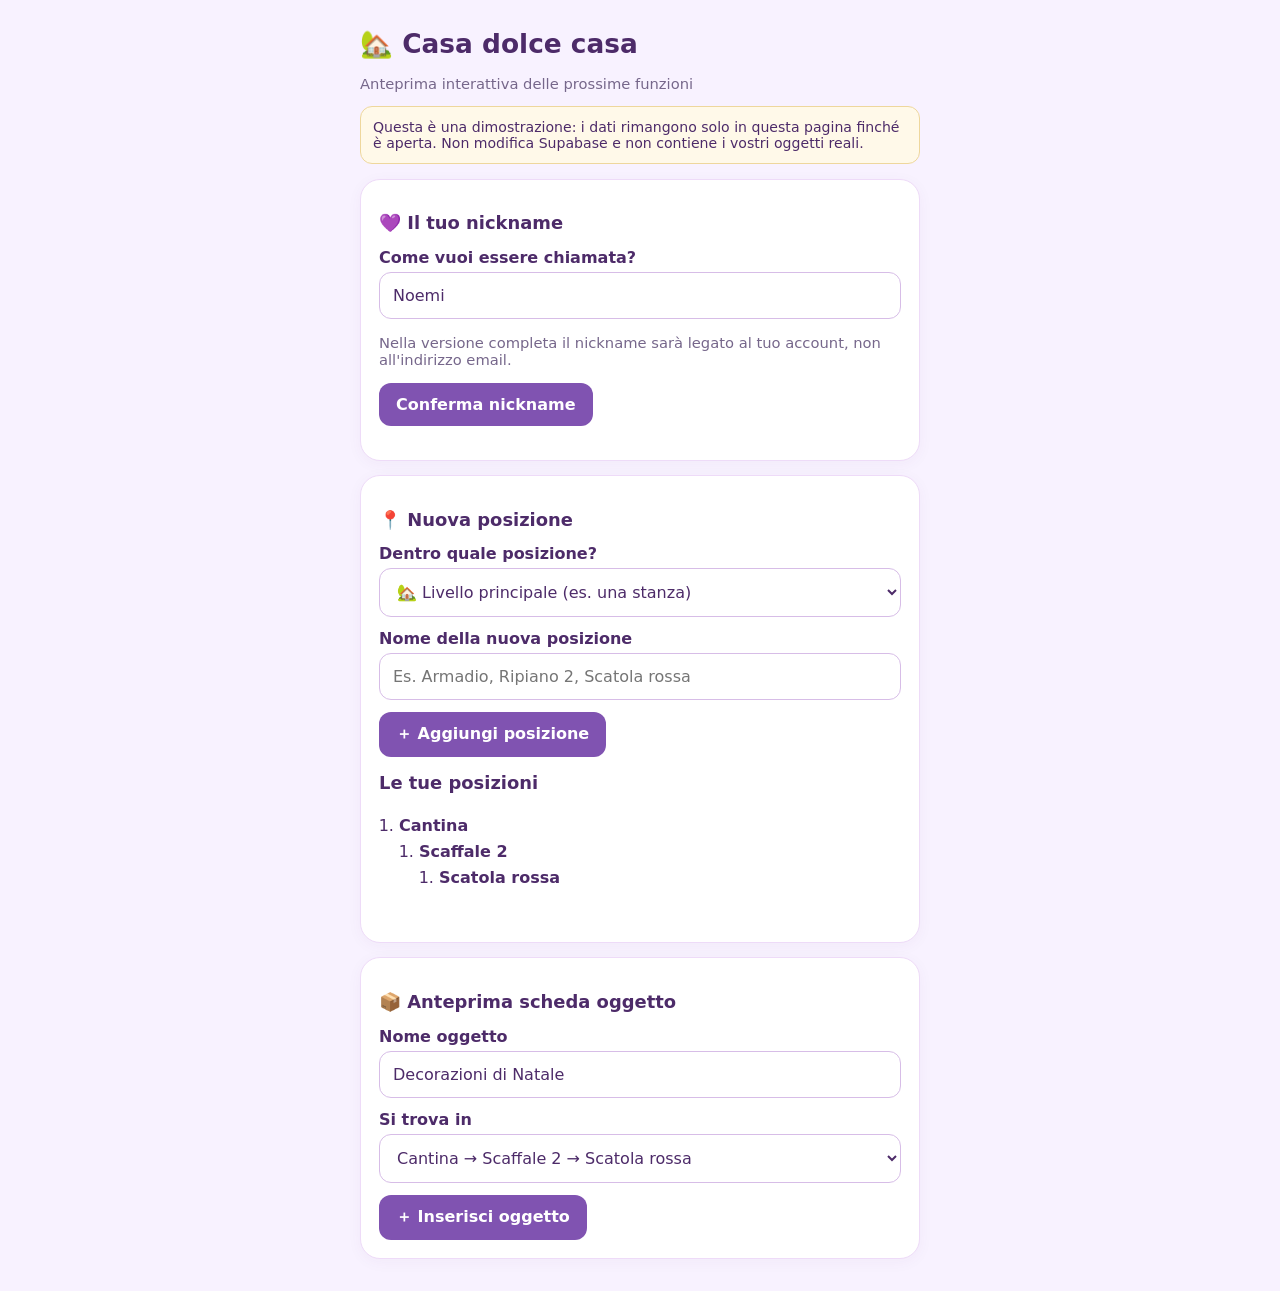
<file: anteprima-gerarchie-nickname.html>
<!doctype html>
<html lang="it"><head><meta charset="utf-8"><meta name="viewport" content="width=device-width,initial-scale=1"><title>Anteprima — Casa dolce casa</title>
<style>
:root{font-family:ui-rounded,"Trebuchet MS",system-ui,sans-serif;color:#4d2b69;background:#f8f2ff}*{box-sizing:border-box}body{margin:0;padding:18px}main{max-width:560px;margin:auto}h1{font-size:1.65rem;margin:10px 0}h2{font-size:1.12rem}.muted{color:#76678b;font-size:.92rem}.card{background:#fff;border:1px solid #eedbf8;border-radius:20px;padding:18px;margin:14px 0;box-shadow:0 3px 15px #54256c0b}label{display:block;margin:12px 0 5px;font-weight:700}input,select{font:inherit;width:100%;padding:13px;border:1px solid #d7bde7;border-radius:12px;background:white;color:#4d2b69}button{font:inherit;border:0;border-radius:12px;padding:12px 17px;background:#8053b1;color:white;font-weight:bold;cursor:pointer}button.secondary{background:#efe3f9;color:#4d2b69}button:disabled{opacity:.6}.row{display:flex;gap:9px;flex-wrap:wrap}.row>*{flex:1}ol{padding-left:20px}li{padding:7px 0}.tag{display:inline-block;padding:5px 9px;background:#eee0fa;border-radius:10px;margin:2px}.warning{background:#fff9e9;border:1px solid #eed79d;border-radius:12px;padding:12px;font-size:.88rem}.item{background:#fbf7ff;padding:12px;border-radius:13px;margin:8px 0}small{color:#76678b}
</style></head><body><main>
<h1>🏡 Casa dolce casa</h1><p class="muted">Anteprima interattiva delle prossime funzioni</p>
<p class="warning">Questa è una dimostrazione: i dati rimangono solo in questa pagina finché è aperta. Non modifica Supabase e non contiene i vostri oggetti reali.</p>
<section class="card"><h2>💜 Il tuo nickname</h2><label for="nick">Come vuoi essere chiamata?</label><input id="nick" maxlength="40" value="Noemi" placeholder="Es. Mamma, Chantal, Noemi"><p class="muted">Nella versione completa il nickname sarà legato al tuo account, non all'indirizzo email.</p><button id="saveNick">Conferma nickname</button><p id="nickResult" role="status"></p></section>
<section class="card"><h2>📍 Nuova posizione</h2><label for="parent">Dentro quale posizione?</label><select id="parent"><option value="">🏡 Livello principale (es. una stanza)</option></select><label for="placeName">Nome della nuova posizione</label><input id="placeName" maxlength="80" placeholder="Es. Armadio, Ripiano 2, Scatola rossa"><button id="addPlace" style="margin-top:12px">＋ Aggiungi posizione</button><h2>Le tue posizioni</h2><div id="tree"></div></section>
<section class="card"><h2>📦 Anteprima scheda oggetto</h2><label for="objectName">Nome oggetto</label><input id="objectName" value="Decorazioni di Natale"><label for="objectPlace">Si trova in</label><select id="objectPlace"></select><button id="addObject" style="margin-top:12px">＋ Inserisci oggetto</button><div id="objects"></div></section>
</main><script>
(()=>{"use strict";
const $=id=>document.getElementById(id);
const seed=[{id:"p1",name:"Cantina",parent:null},{id:"p2",name:"Scaffale 2",parent:"p1"},{id:"p3",name:"Scatola rossa",parent:"p2"}];const places=[...seed];const objects=[];let nickname="Noemi";
const esc=x=>String(x).replace(/[&<>"']/g,c=>({"&":"&amp;","<":"&lt;",">":"&gt;",'"':"&quot;","'":"&#39;"}[c]));
const byId=id=>places.find(p=>p.id===id);
const path=id=>{const a=[],seen=new Set();while(id&&byId(id)&&!seen.has(id)){seen.add(id);let p=byId(id);a.unshift(p.name);id=p.parent}return a.join(" → ")};
function draw(){
const options=places.map(p=>'<option value="'+esc(p.id)+'">'+esc(path(p.id))+'</option>').join("");
const oldParent=$("parent").value,oldObject=$("objectPlace").value;
$("parent").innerHTML='<option value="">🏡 Livello principale (es. una stanza)</option>'+options;
$("objectPlace").innerHTML='<option value="">Da assegnare</option>'+options;
$("parent").value=byId(oldParent)?oldParent:"";$("objectPlace").value=byId(oldObject)?oldObject:"p3";
function branch(parent){let ps=places.filter(p=>p.parent===parent);return ps.length?"<ol>"+ps.map(p=>"<li><strong>"+esc(p.name)+"</strong>"+(places.some(q=>q.parent===p.id)?branch(p.id):"")+"</li>").join("")+"</ol>":""}
$("tree").innerHTML=branch(null);
$("objects").innerHTML=objects.map(o=>'<div class="item"><strong>📦 '+esc(o.name)+'</strong><p>📍 '+esc(path(o.place)||"Da assegnare")+'</p><small>Inserito da: '+esc(o.createdBy)+'</small></div>').join("");
}
$("saveNick").onclick=()=>{const v=$("nick").value.trim();if(!v){$("nickResult").textContent="Inserisci un nickname.";return}nickname=v;$("nickResult").textContent="💜 Nickname impostato: "+v};
$("addPlace").onclick=()=>{const name=$("placeName").value.trim();if(!name)return alert("Scrivi il nome della posizione");const p={id:"p"+crypto.randomUUID(),name,parent:$("parent").value||null};places.push(p);$("placeName").value="";draw();$("parent").value=p.id};
$("addObject").onclick=()=>{const name=$("objectName").value.trim();if(!name)return alert("Scrivi il nome dell'oggetto");objects.push({name,place:$("objectPlace").value,createdBy:nickname});draw()};
draw();
})();
</script></body></html>
</file>
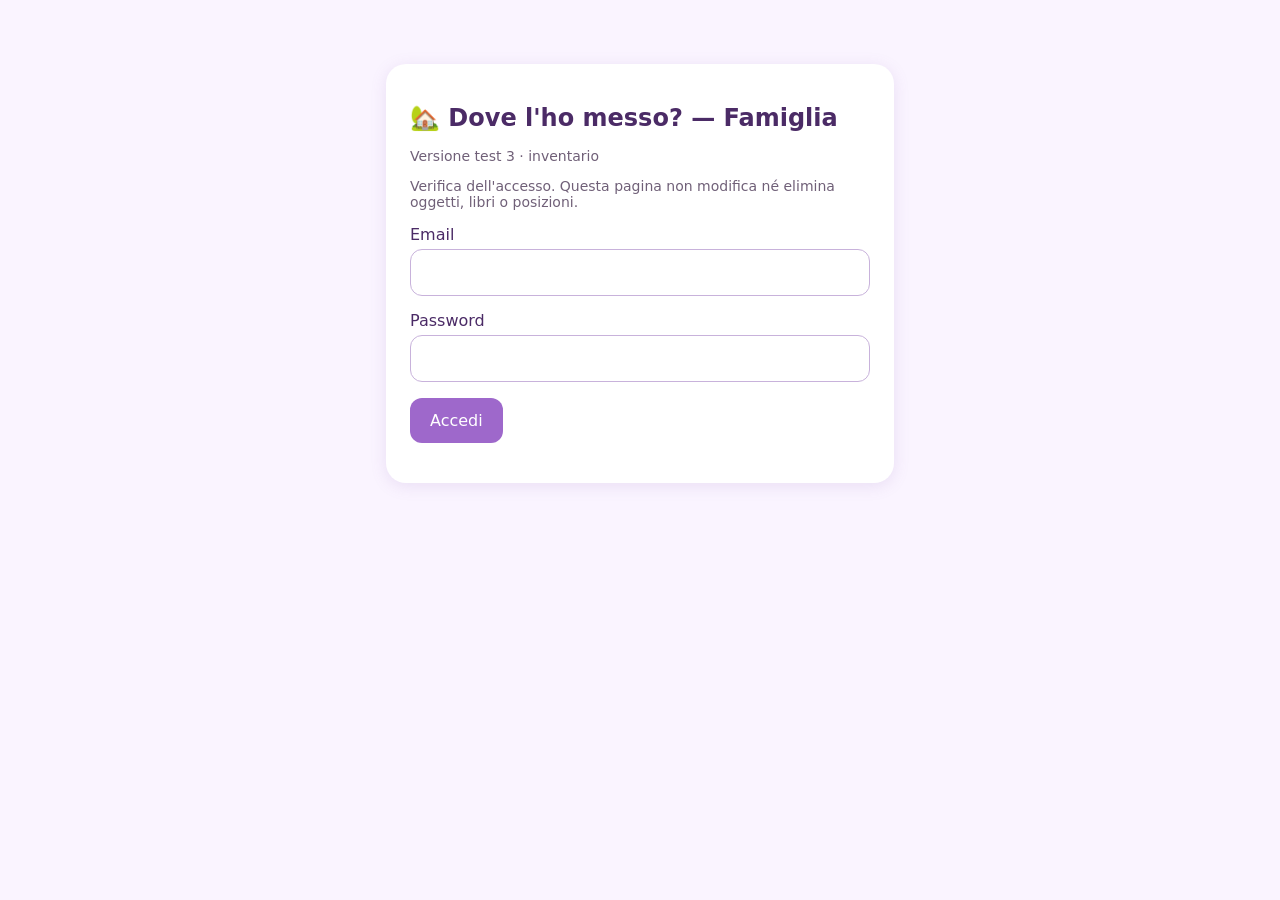
<file: family-test.html>
<!doctype html>
<html lang="it"><head><meta charset="utf-8"><meta name="viewport" content="width=device-width,initial-scale=1"><title>Dove l'ho messo? | Accesso famiglia</title>
<style>body{font:16px system-ui;background:#faf4ff;color:#4b2b66;margin:0;padding:24px}.panel{max-width:460px;margin:40px auto;padding:24px;background:white;border-radius:20px;box-shadow:0 3px 16px #8c65b626}h1{font-size:24px}label{display:block;margin-top:15px}input{width:100%;box-sizing:border-box;padding:13px;margin-top:5px;border-radius:12px;border:1px solid #c8b2db;font:inherit}button{margin-top:16px;border:0;border-radius:12px;background:#9e68cb;color:white;padding:13px 20px;font:inherit}button:disabled{opacity:.5}.hint{font-size:14px;color:#706078}#status{white-space:pre-wrap}</style></head>
<body><main class="panel"><h1>🏡 Dove l'ho messo? — Famiglia</h1><p class="hint">Versione test 3 · inventario</p><p class="hint">Verifica dell'accesso. Questa pagina non modifica né elimina oggetti, libri o posizioni.</p>
<form id="login"><label>Email<input id="email" type="email" autocomplete="email" required></label><label>Password<input id="password" type="password" autocomplete="current-password" required></label><button id="enter" type="submit">Accedi</button></form>
<section id="account" hidden><p id="who"></p><h2>Case accessibili</h2><ul id="houses"></ul><div id="inventoryTest" hidden><h2>📦 Oggetti di prova</h2><p class="hint">Gli oggetti creati qui vengono salvati davvero nella casa scelta.</p><ul id="cloudItems"></ul><form id="itemTestForm"><label>Nome del nuovo oggetto<input id="testItemName" required maxlength="120" placeholder="Es. Prova famiglia"></label><button type="submit" id="saveTestItem">Salva oggetto di prova</button></form></div><button id="exit" type="button">Esci</button></section><p id="status" role="status" aria-live="polite"></p>
</main><script src="./family-test.js?v=3"></script></body></html>
</file>
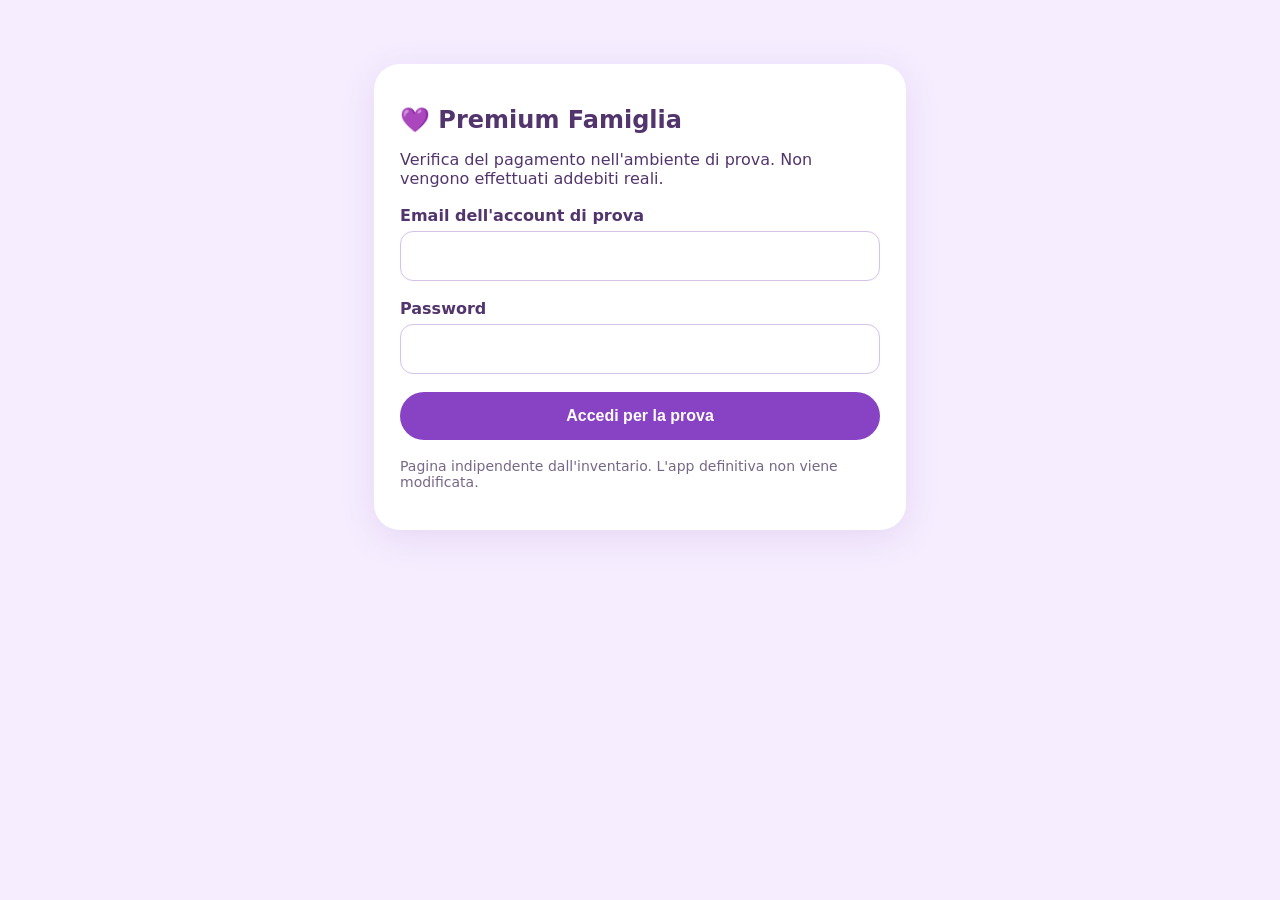
<file: stripe-test.html>
<!doctype html><html lang="it"><head><meta charset="utf-8"><meta name="viewport" content="width=device-width,initial-scale=1"><meta name="theme-color" content="#eee0fa"><title>Prova pagamenti Premium</title><style>body{font-family:system-ui,-apple-system,sans-serif;background:#f6edff;color:#53356d;margin:0;padding:24px}.card{max-width:480px;margin:40px auto;background:white;border-radius:26px;padding:26px;box-shadow:0 8px 35px #7d55aa22}h1{font-size:24px}label{display:block;margin:18px 0 6px;font-weight:650}input{box-sizing:border-box;width:100%;padding:15px;border:1px solid #d5c2e9;border-radius:13px;font-size:16px}button{border:0;border-radius:25px;background:#8743c4;color:white;padding:15px 24px;font-size:16px;font-weight:700;margin-top:18px;width:100%}button:disabled{opacity:.55}#status{margin-top:18px;white-space:pre-wrap;overflow-wrap:anywhere}.muted{color:#776887;font-size:14px}</style></head><body><main class="card"><h1>💜 Premium Famiglia</h1><p>Verifica del pagamento nell'ambiente di prova. Non vengono effettuati addebiti reali.</p><form id="login"><label for="email">Email dell'account di prova</label><input id="email" type="email" autocomplete="email" required><label for="password">Password</label><input id="password" type="password" autocomplete="current-password" required><button id="loginButton">Accedi per la prova</button></form><section id="ready" hidden><p>Accesso effettuato. Puoi aprire il pagamento di prova.</p><button id="checkout">Apri Stripe Sandbox</button></section><p id="status" role="status"></p><p class="muted">Pagina indipendente dall'inventario. L'app definitiva non viene modificata.</p></main><script>(()=>{'use strict';const base='https://akuonoghksfjsrwhaxhs.supabase.co',key='sb_publishable_c_31PwX0vyR4Ym8AEg5U6g_NlBDhE82';const el=id=>document.getElementById(id);let accessToken='';const status=t=>el('status').textContent=t;async function request(url,options={}){const response=await fetch(base+url,{...options,headers:{apikey:key,...options.headers}});const data=await response.json().catch(()=>({}));if(!response.ok)throw Error(data.error_description||data.msg||data.message||data.error||'HTTP '+response.status);return data}el('login').addEventListener('submit',async event=>{event.preventDefault();const button=el('loginButton');button.disabled=true;status('Verifica accesso…');try{const data=await request('/auth/v1/token?grant_type=password',{method:'POST',headers:{'Content-Type':'application/json'},body:JSON.stringify({email:el('email').value.trim(),password:el('password').value})});accessToken=data.access_token;el('password').value='';el('login').hidden=true;el('ready').hidden=false;status('Accesso riuscito.');}catch(error){status('Accesso: '+error.message)}finally{button.disabled=false}});el('checkout').addEventListener('click',async()=>{const button=el('checkout');button.disabled=true;status('Collegamento a Stripe…');try{const data=await request('/functions/v1/stripe-create-checkout',{method:'POST',headers:{Authorization:'Bearer '+accessToken,'Content-Type':'application/json'},body:'{}'});const url=data.url||data.checkout_url;if(typeof url!=='string'||!url.startsWith('https://checkout.stripe.com/'))throw Error('Il server non ha restituito un URL Stripe Checkout valido');location.assign(url)}catch(error){status('Stripe Sandbox: '+error.message);button.disabled=false}})})();</script></body></html>
</file>
